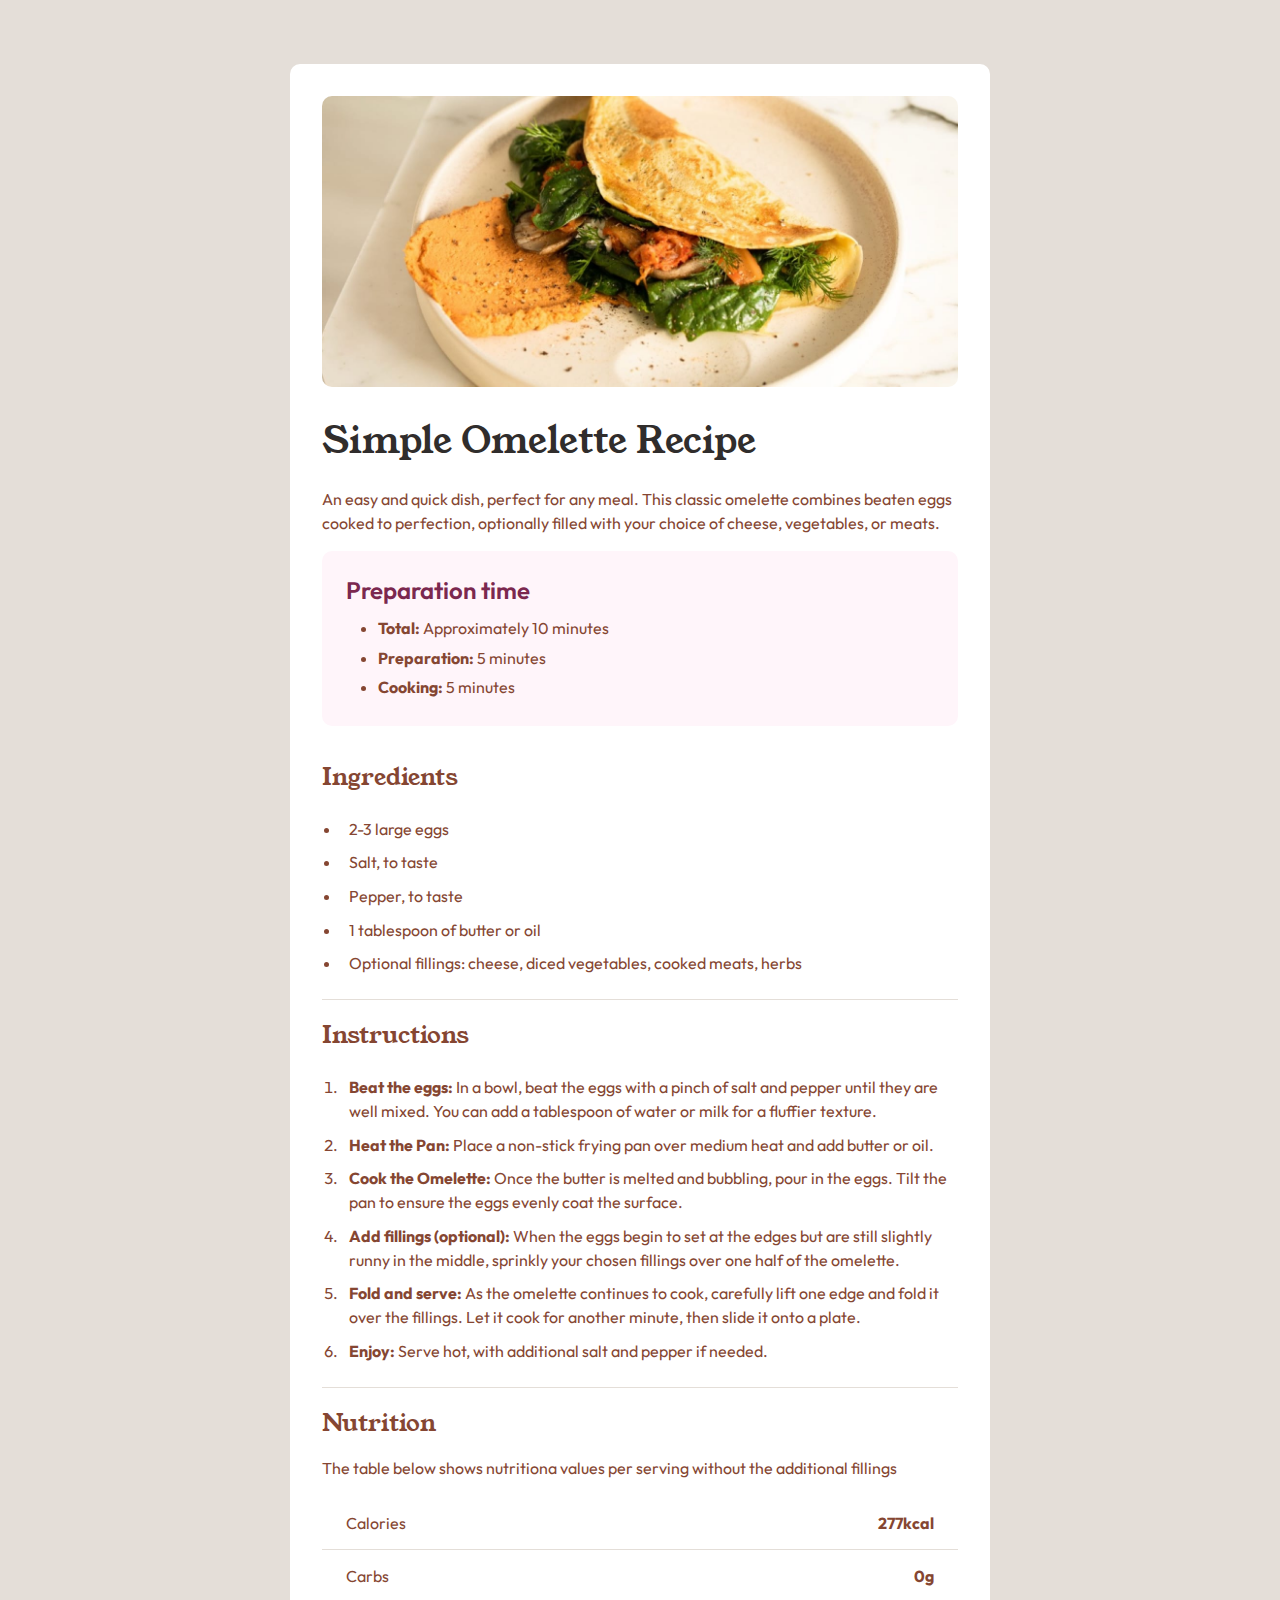
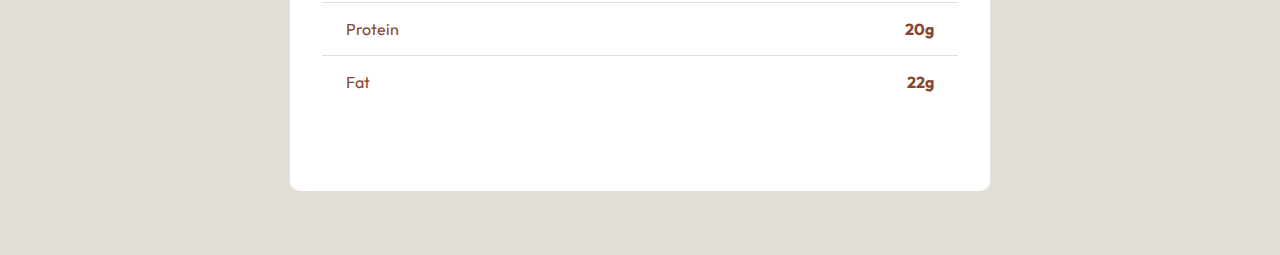
<file: Newbie/Day1/index.html>
<!DOCTYPE html>
<html lang="en">
<head>
  <meta charset="UTF-8">
  <meta name="viewport" content="width=device-width, initial-scale=1.0">
  <title>Omelette Recipe</title>
  <link rel="stylesheet" href="assets/CSS/style.css">
</head>
<body>
  <div class="main-container">
    <div class="img-container">
      <img src="assets/images/image-omelette.jpeg" alt="Omelette">
    </div>

    <div class="information-container">
      <div class="summary-container">
        <h1>Simple Omelette Recipe</h1>
        <p>An easy and quick dish, perfect for any meal. This classic omelette combines beaten eggs cooked to perfection, optionally filled with your choice of cheese, vegetables, or meats.</p>
      </div>

      <div class="summary-info-container">
        <span class="preparation">Preparation time</span>
        <ul>
          <li><span class="info">Total:</span> Approximately 10 minutes</li>
          <li><span class="info">Preparation:</span> 5 minutes</li>
          <li><span class="info">Cooking:</span> 5 minutes</li>
        </ul>
      </div>

      <div class="container">
        <h2>Ingredients</h2>
        <ul>
          <li>2-3 large eggs</li>
          <li>Salt, to taste</li>
          <li>Pepper, to taste</li>
          <li>1 tablespoon of butter or oil</li>
          <li> Optional fillings: cheese, diced vegetables, cooked meats, herbs</li>
        </ul>
      </div>

      <div class="container">
        <h2>Instructions</h2>
        <ol>
          <li><span class="info">Beat the eggs: </span>In a bowl, beat the eggs with a pinch of salt and pepper until they are well mixed. You can add a tablespoon of water or milk for a fluffier texture.</li>
          <li><span class="info">Heat the Pan: </span>Place a non-stick frying pan over medium heat and add butter or oil.</li>
          <li><span class="info">Cook the Omelette: </span>Once the butter is melted and bubbling, pour in the eggs. Tilt the pan to ensure the eggs evenly coat the surface.</li>
          <li><span class="info">Add fillings (optional): </span>When the eggs begin to set at the edges but are still slightly runny in the middle, sprinkly your chosen fillings over one half of the omelette.</li>
          <li><span class="info">Fold and serve: </span>As the omelette continues to cook, carefully lift one edge and fold it over the fillings. Let it cook for another minute, then slide it onto a plate.</li>
          <li><span class="info">Enjoy: </span>Serve hot, with additional salt and pepper if needed.</li>
        </ol>
      </div>

      <div class="container">
        <h2>Nutrition</h2>
        <p class="nutri-info">The table below shows nutritiona values per serving without the additional fillings</p>

        <div class="table-container">

          <div class="row">
            <p>Calories</p>
            <span class="info">277kcal</span>
          </div>

          <div class="row">
            <p>Carbs</p>
            <span class="info">0g</span>
          </div>

          <div class="row">
            <p>Protein</p>
            <span class="info">20g</span>
          </div>

          <div class="row">
            <p>Fat</p>
            <span class="info">22g</span>
          </div>

        </div>

      </div>
      
    </div>
  </div>
</body>
</html>
</file>
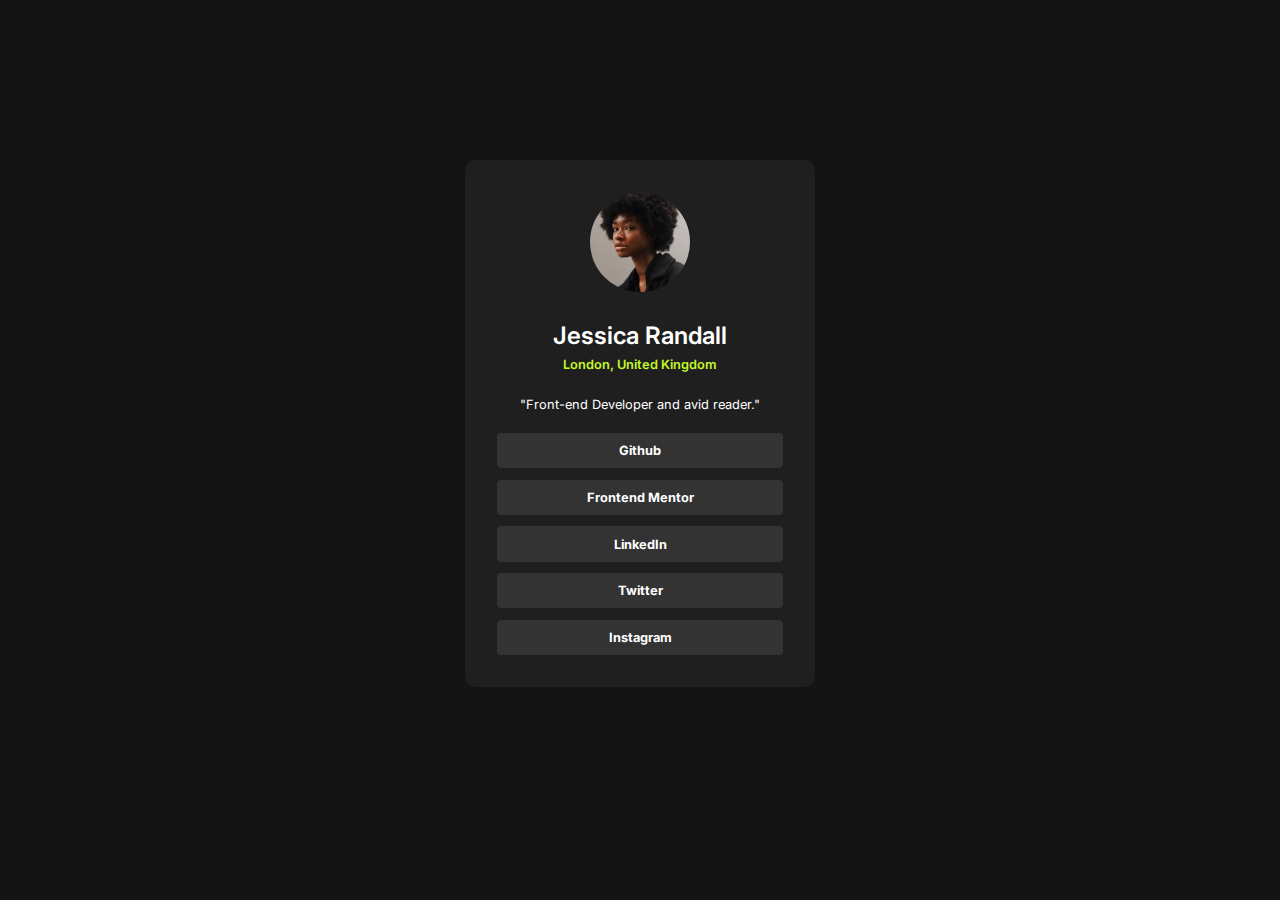
<file: Newbie/Day2/index.html>
<!DOCTYPE html>
<html lang="en">
<head>
  <meta charset="UTF-8">
  <meta name="viewport" content="width=device-width, initial-scale=1.0">
  <title>FrontEndMentor Challenge Day 2</title>
  <link rel="stylesheet" href="assets/CSS/style.css">
</head>
<body>
  <div class="main-container">
    <div class="contents">
      <img src="assets/images/avatar-jessica.jpeg" alt="profile-pic">
      <h1>Jessica Randall</h1>
      <p class="location">London, United Kingdom</p>
      <p class="info">"Front-end Developer and avid reader."</p>
      
      <div class="social-links">
        <a href="" class="links">Github</a>
        <a href="" class="links">Frontend Mentor</a>
        <a href="" class="links">LinkedIn</a>
        <a href="" class="links">Twitter</a>
        <a href="" class="links">Instagram</a>
      </div>

    </div>
  </div>
</body>
</html>
</file>
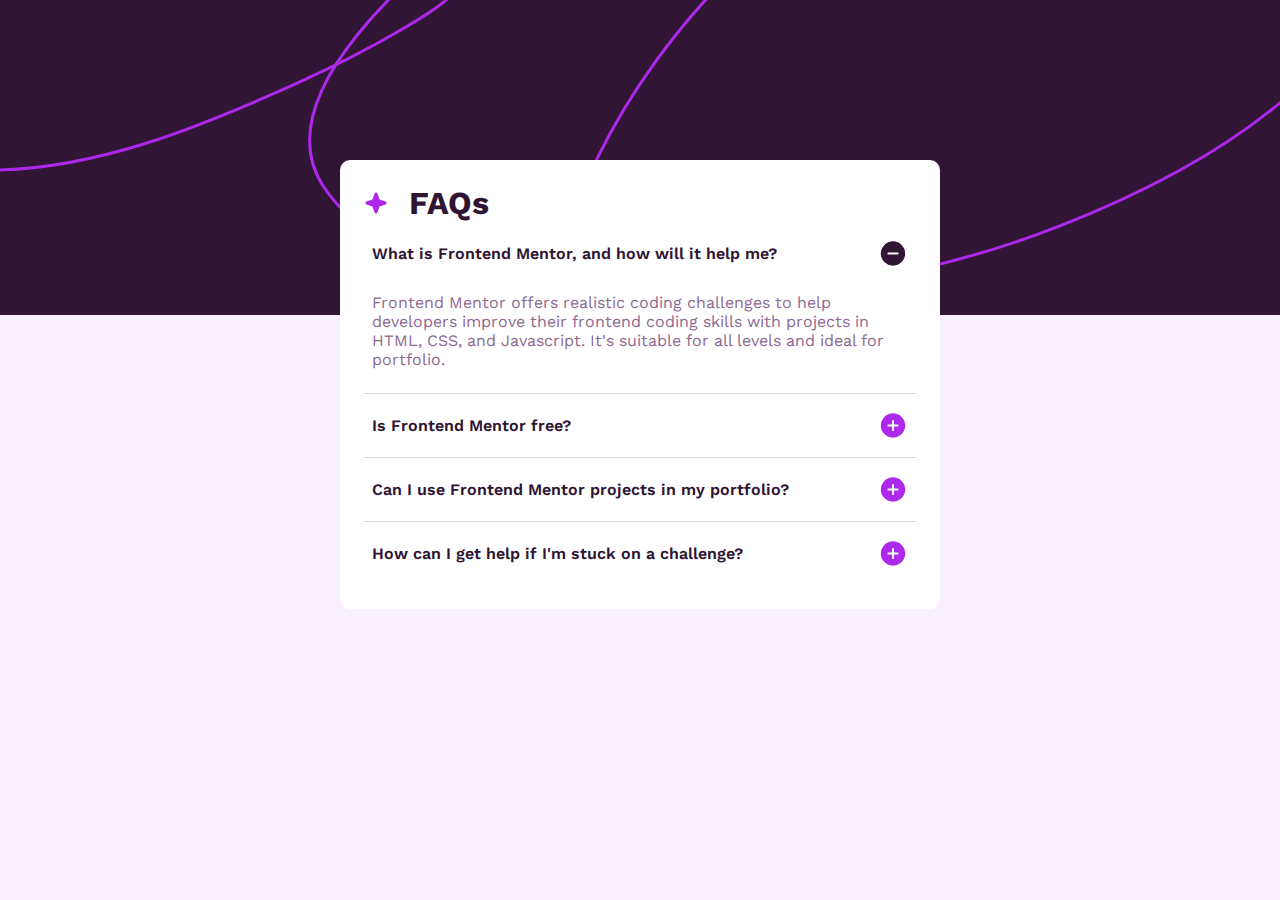
<file: Newbie/Day3/index.html>
<!DOCTYPE html>
<html lang="en">
<head>
  <meta charset="UTF-8">
  <meta name="viewport" content="width=device-width, initial-scale=1.0">
  <link rel="stylesheet" href="assets/CSS/style.css">
  <title>Frequently Ask Questions</title>
</head>
<body>
  <div class="background-container">

  </div>

  <div class="container">
    <div class="header">
      <img src="assets/images/icon-star.svg" alt="star-icon">
      <h1>FAQs</h1>
    </div>

      <div class="flex-container no-border">
        <p class="question">What is Frontend Mentor, and how will it help me?</p>
        <img src="assets/images/icon-minus.svg" alt="hide-info">
      </div>

      <p class="info">Frontend Mentor offers realistic coding challenges to help developers improve their frontend coding skills with projects in HTML, CSS, and Javascript. It's suitable for all levels and ideal for portfolio.</p>

      <div class="flex-container">
        <p class="question active">Is Frontend Mentor free?</p>
        <img src="assets/images/icon-plus.svg" alt="display-info">
      </div>

      <div class="flex-container">
        <p class="question active">Can I use Frontend Mentor projects in my portfolio?</p>
        <img src="assets/images/icon-plus.svg" alt="display-info">
      </div>

      <div class="flex-container">
        <p class="question active">How can I get help if I'm stuck on a challenge?</p>
        <img src="assets/images/icon-plus.svg" alt="display-info">
      </div>

  </div>
</body>
</html>
</file>
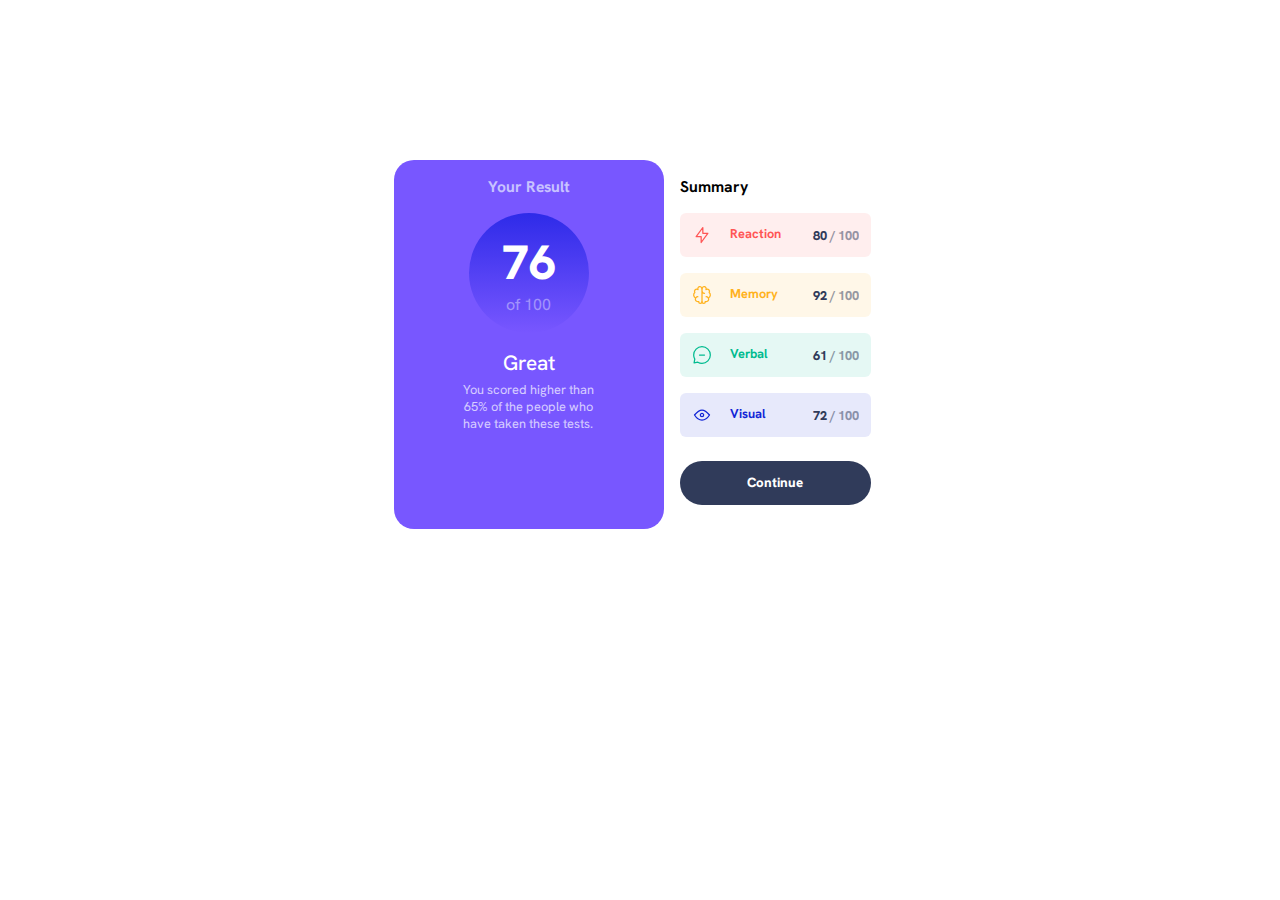
<file: Newbie/Day4/index.html>
<!DOCTYPE html>
<html lang="en">
<head>
  <meta charset="UTF-8">
  <meta name="viewport" content="width=device-width, initial-scale=1.0">
  <title>Result Summary Card</title>
  <link rel="stylesheet" href="assets/CSS/style.css">
</head>
<body>
  <div class="main-container">
    <div class="wrapper">
      <div class="left-section">
        <div class="container">
          <div class="header">
            <h2>Your Result</h2>
          </div>
          <div class="score-container">
            <div>
              <p><span class="score">76</span></p>
            </div>
            <div>
              <p class="total-items">of 100</p>
            </div>
          </div>
          <h1>Great</h1>
          <p class="information">You scored higher than 65% of the people who have taken these tests.</p>
        </div>
      </div>
      <div class="right-section">
        <div class="container">
          <div class="header">
            <h2>Summary</h2>
          </div>
          <div class="flex-container reaction">
            <div class="left">
              <img src="assets/images/icon-reaction.svg" class="icon">
              <p class="icon-info reaction-typo">Reaction</p>
            </div>
            <div class="right">
              <p>80 <span class="total">/ 100</span></p>
            </div>
          </div>

          <div class="flex-container memory">
            <div class="left">
              <img src="assets/images/icon-memory.svg" class="icon">
              <p class="icon-info memory-typo">Memory</p>
            </div>
            <div class="right">
              <p>92 <span class="total">/ 100</span></p>
            </div>
          </div>

          <div class="flex-container verbal">
            <div class="left">
              <img src="assets/images/icon-verbal.svg" class="icon">
              <p class="icon-info verbal-typo">Verbal</p>
            </div>
            <div class="right">
              <p>61 <span class="total">/ 100</span> </p>
            </div>
          </div>

          <div class="flex-container visual">
            <div class="left">
              <img src="assets/images/icon-visual.svg" class="icon">
              <p class="icon-info visual-typo">Visual</p>
            </div>
            <div class="right">
              <p>72 <span class="total">/ 100</span></p>
            </div>
          </div>
          
          <button class="btn">Continue</button>
          
        </div>
      </div>
    </div>
  </div>
</body>
</html>
</file>
<file: Newbie/Day1/assets/CSS/style.css>
@import url('https://fonts.googleapis.com/css2?family=Young+Serif&display=swap');
@import url('https://fonts.googleapis.com/css2?family=Outfit:wght@100..900&display=swap');

* {
    margin: 0;
    padding: 0;
    box-sizing: border-box;
}

:root {
    --nutmeg: hsl(14, 45%, 36%);
    --dark-raspbery: hsl(332, 51%, 32%);

    --white: hsl(0, 0%, 100%);
    --rose-white: hsl(330, 100%, 98%);
    --eggshell: hsl(30, 54%, 90%);
    --light-grey: hsl(30, 18%, 87%);
    --wenge-brown: hsl(30, 10%, 34%);
    --dark-charcoal: hsl(24,5%, 18%);

    --regular: 400;
    --semi-bold: 600;
    --bold: 700;
}

body {
    background-color: var(--light-grey);
}

.main-container {
    background-color: var(--white);
    min-width: 370px;
    max-width: 700px;
    margin: 0 auto;
}

img {
    width: 100%;
    object-fit: cover;
}

.information-container {
    padding: 2rem;
}

h1 {
    font-family: "Young serif";
    font-weight: 400;
    font-size: 2.3rem;
    line-height: 1;
    color: var(--dark-charcoal);
    margin-bottom: 0.75em;
}

.summary-container p{
    font-family: "Outfit";
    color: var(--nutmeg);
    line-height: 1.5;
    margin-bottom: 1em;
}

.summary-info-container {
    background-color: var(--rose-white);
    padding: 1.5em;
    border-radius: 10px;
    font-family: "Outfit";
    margin-bottom: 1em;
}

.preparation {
    color: var(--dark-raspbery);
    font-weight: var(--semi-bold);
    font-size: 1.5rem;
    display: inline-block;
}

.summary-info-container ul{
    padding: 0 2em;
    margin-top: 0.5em;
}

.summary-info-container ul li{
    padding: 0.3rem 0;
    vertical-align: center;
    color: var(--nutmeg);

}

.info {
    font-weight: var(--bold);
    font-family: "Outfit";
}

h2 {
    font-family: "Young serif";
    font-weight: var(--regular);
    padding: .75em 0;
}

.container {
    color: var(--nutmeg);
    padding-bottom: 1.2em;
    border-bottom: 1px solid var(--light-grey);
}

.container ol li, .container ul li {
    margin-left: 1.2em;
    padding: 0.3em 0.5em;
    font-family: "Outfit";
    line-height: 1.5;
}

.container:last-child {
    border: none;
}

.container:last-child p, .table-container {
    font-family: "Outfit";
}

.container:last-child .nutri-info {
    margin-bottom: 1.2em;
}

.row {
    display: flex;
    border-bottom: 1px solid var(--light-grey);
    padding: 1em 1.5em;
    justify-content: space-between;
    flex-direction: initial;
    text-align: center;
}

.container:last-child .row:last-child {
    border: none;
}

@media (min-width: 700px) {
    
    .main-container {
        padding: 2em;
        margin: 4em auto;
        border-radius: 10px;
    }

    img {
        border-radius: 10px;
    }

    .information-container {
        padding: 2rem 0;
    }
    
}
</file>
<file: Newbie/Day2/assets/CSS/style.css>
@import url('https://fonts.googleapis.com/css2?family=Inter:wght@100..900&display=swap');

* {
    margin: 0;
    padding: 0;
    box-sizing: border-box;
    font-family:"Inter", sans-serif;
}

:root {
    --green: hsl(75, 94%, 57%);
    --white: hsl(0, 0%, 100%);
    --grey: hsl(0, 0%, 20%);
    --dark-grey: hsl(0, 0%, 12%);
    --off-black: hsl(0, 0%, 8%);

    --regular: 400;
    --semi-bold: 600;
    --bold: 700;
}

body {
    background-color: var(--off-black);
    margin: 1em;
}

.main-container {
    background-color: var(--dark-grey);
    margin: 10em auto;
    max-width: 350px;
    border-radius: 10px;
}

.contents {
    padding: 2em;
    text-align: center;
}

img {
    width: 100px;
    border-radius: 50%;
    margin-bottom: 1.2em;
}

h1 {
    color: var(--white);
    font-size: 1.5rem;
    line-height: 1.725em;
    font-weight: var(--semi-bold);
}

.location {
    color: var(--green);
    font-size: 0.8rem;
    margin-bottom: 2em;
    font-weight: var(--semi-bold)
}

.info {
    color: var(--white);
    font-size: 0.8rem;
    font-weight: var(--regular);
}

.social-links {
    margin-top: 1.3em;
    display: flex;
    flex-direction: column;
    gap: 0.7em;
}

a {
    text-decoration: none;
    background-color: var(--grey);
    color: var(--white);
    padding: 0.8em 0;
    font-size: 0.8rem;
    font-weight: var(--bold);
    border-radius: 4px;
    transition: all ease 0.30s;
}

a:hover, a:focus {
    background-color: var(--green);
    color: var(--grey);
}
</file>
<file: Newbie/Day3/assets/CSS/style.css>
@import url('https://fonts.googleapis.com/css2?family=Work+Sans:ital,wght@0,100..900;1,100..900&display=swap');

* {
    margin: 0;
    padding: 0;
    box-sizing: border-box;
    font-family: "Work Sans", sans-serif;
}

:root {
    --white: hsl(0, 0%, 100%);
    --light-pink: hsl(275, 100%, 97%);
    --grayish-purple: hsl(292, 16%, 49%);
    --dark-purple: hsl(292, 42%, 14%);

    --regular: 400;
    --semi-bold: 600;
    --bold: 700;
}

body {
    background-color: var(--light-pink);
    margin: 1em;
}

.background-container {
    background-image: url("../images/background-pattern-mobile.svg");
    height: 35vh;
    position: absolute;
    top: 0;
    left: 0;
    right: 0;
    z-index: -1;
    object-fit: contain;
}

.container {
    background-color: var(--white);
    margin: 10em auto;
    padding: 1.5em;
    border-radius: 10px;
    max-width: 600px;
}

.header {
    display: flex;
    gap: 1.3rem;
    color: var(--dark-purple);
}

.header img {
    width: 1.5rem;
}

.flex-container {
    display: flex;
    gap: 2rem;
    justify-content: space-between;
    padding: 1em 0.5em;
    align-items: center;
    border-top: 1px solid rgba(128, 128, 128, 0.3);
}

.no-border {
    border: none;
}

.question {
    font-weight: var(--semi-bold);
    color: var(--dark-purple);
}

.info {
    margin-bottom: 1em;
    color: var(--grayish-purple);
    padding: 0.5em 0.5em;
}

.active {
    cursor: pointer;
}

.active:hover, .active:focus {
    color: rgb(218, 11, 218);
}

@media (min-width: 600px) {
    .background-container {
        background-image: url("../images/background-pattern-desktop.svg");
    }
}
</file>
<file: Newbie/Day4/assets/CSS/style.css>
@import url('https://fonts.googleapis.com/css2?family=Hanken+Grotesk:ital,wght@0,100..900;1,100..900&display=swap');
/* font-family: "Hanken Grotesk", sans-serif; */

* {
    margin: 0;
    padding: 0;
    box-sizing: border-box;
    font-family: "Hanken Grotesk", sans-serif;
}

:root {
    --light-red: hsl(0, 100%, 67%);
    --yellow-orange: hsl(39, 100%, 56%);
    --green-teal: hsl(166, 100%, 37%);
    --cobalt-blue: hsl(234, 85%, 45%);

    --light-slate-blue: hsl(252, 100%, 67%);
    --light-royal-blue: hsl(241, 81%, 54%);
    --violet-blue: hsla(256, 72%, 46%, 1);
    --persian-blue: hsla(241, 72%, 46%, 0);

    --white: hsl(0, 0%, 100%);
    --pale-blue: hsl(221, 100%, 96%);
    --light-lavender: hsl(241, 100%, 89%);
    --dark-gray-blue: hsl(224, 30%, 27%);

    --regular: 500;
    --bold: 700;
    --black: 800;
}

.left-section {
    background-color: var(--light-slate-blue);
    border-radius: 0 0 1.5rem 1.5rem;
}

.container {
    text-align: center;
    padding: 1rem;
}

.header {
    font-size: .65rem;
    font-weight: var(--regular);
}

.left-section .header h2 {
    opacity: .7;
    color: var(--pale-blue);
}

.score-container {
    background-image: linear-gradient(var(--light-royal-blue), var(--light-slate-blue));
    width: 7.5rem;
    border-radius: 50%;
    aspect-ratio: 1/1;
    display: flex;
    flex-direction: column;
    justify-content: center;
    align-items: center;
    margin: 1rem auto;
}

.score {
    font-weight: var(--black);
    color: var(--white);
    font-size: 3rem;
}

.total-items {
    color: var(--white);
    opacity: 0.4;
}

h1 {
    color: var(--white);
    font-size: 1.3rem;
    font-weight: var(--regular);
    margin-bottom: 0.3rem;
}

.information {
    margin-bottom: 1rem;
    color: var(--white);
    opacity: 0.7;
    font-size: 0.8rem;
    width: 60%;
    margin-inline: auto;
}

.right-section .header {
    text-align: left;
}

.flex-container {
    display: flex;
    justify-content: space-between;
    align-items: center;
    margin: 1rem 0;
    padding: 0.75rem;
    gap: 2rem;
    font-size: 0.8rem;
    border-radius: 6px;
}

.left {
    display: flex;
    gap: 1.125rem;
}

.right {
    color: var(--dark-gray-blue);
    font-weight: var(--black);
}

.total {
    opacity: 0.5;
}

.icon-info {
    font-weight: var(--bold);
}

.memory {
    background-color: hsla(39, 100%, 56%, 0.1);
}

.memory-typo {
    color: #FFB21E;
}

.reaction {
    background-color: hsla(0, 100%, 67%, 0.1);
}

.reaction-typo {
    color: #F55;
}

.verbal {
    background-color: hsla(166, 100%, 37%, 0.1);
}

.verbal-typo {
    color: #00BB8F;
}

.visual {
    background-color: hsla(234, 85%, 45%, 0.1);
}

.visual-typo {
    color: #1125D6;
}

.btn {
    width: 100%;
    padding: 1em;
    border-radius: 50px;
    border: none;
    background-color: var(--dark-gray-blue);
    color: var(--white);
    font-weight: var(--black);
    margin: 0.5rem 0;
    transition: all ease-in 0.15s;
}

.btn:hover, .btn:focus {
    background-color: var(--cobalt-blue);
}

@media (min-width: 700px) {

    .main-container {
        margin: 10em auto;
    }

    .wrapper{
        display: flex;
        justify-content: center;
    }

    .container {
        max-width: 270px;
    }

    .left-section {
        border-radius: 20px;
    }

}
</file>
